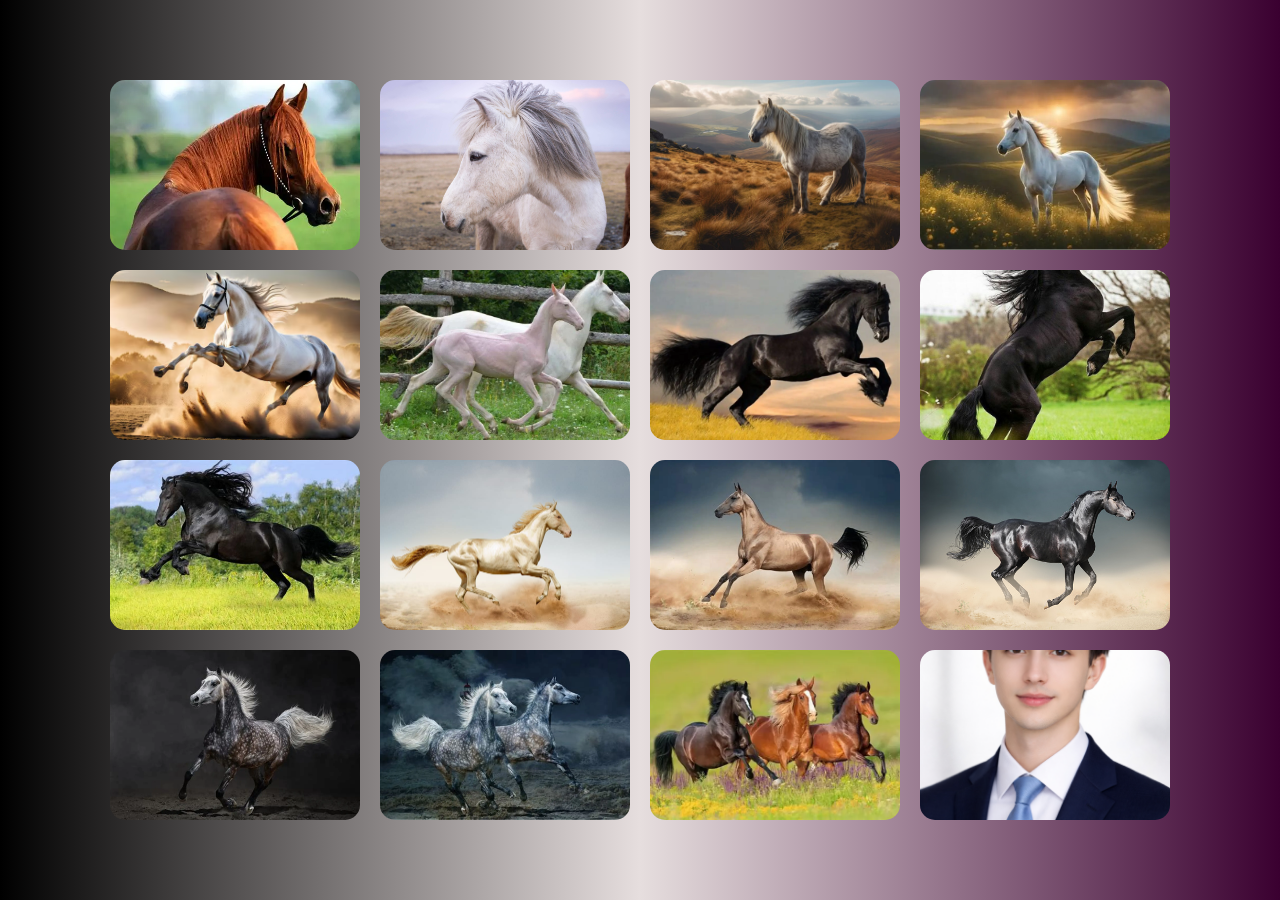
<file: task-1_ImageGallery/index.html>
<!DOCTYPE html>
<html lang="en">
    <head>
        <title>Image Gallery</title>
        <meta charset="UTF-8">
        <meta name="viewport" content="width=device-width, initial-scale=1.0">
        <link rel="stylesheet" href="style.css">
    </head>
    <body>
        <div class="gallery">

                <img src="horse-2.webp" alt="Image 2">
                <img src="horse-3.jpg" alt="Image 3">
                <img src="horse-4.jpg" alt="Image 4">
                <img src="horse-5.webp" alt="Image 5">
                <img src="horse-6.avif" alt="Image 6">
                <img src="horse-7.webp" alt="Image 7">
                <img src="horse-8.webp" alt="Image 8">
                <img src="horse-9.jpg" alt="Image 9">
                <img src="horse-10.webp" alt="Image 10">
                <img src="horse-11.jpg" alt="Image 11">
                <img src="horse-12.webp" alt="Image 12">
                <img src="horse-13.jpg" alt="Image 13">
                <img src="horse-14.webp" alt="Image 14">
                <img src="horse-15.webp" alt="Image 15">
                <img src="horse-16.webp" alt="Image 16">
                <img src="ChatGPT Image Apr 1, 2026, 01_21_26 AM.png" alt="Image 17">

        </div><!-- End of gallery -->

        <div id="lightbox">
        <span class="close" onclick="closeImage()">×</span>
        <img id="bigImage">

        <button class="prev" onclick="prevImage()">❮</button>
        <button class="next" onclick="nextImage()">❯</button>
        </div><!-- End of lightbox -->  

        <script src="script.js"></script>
    </body>
</html>
</file>
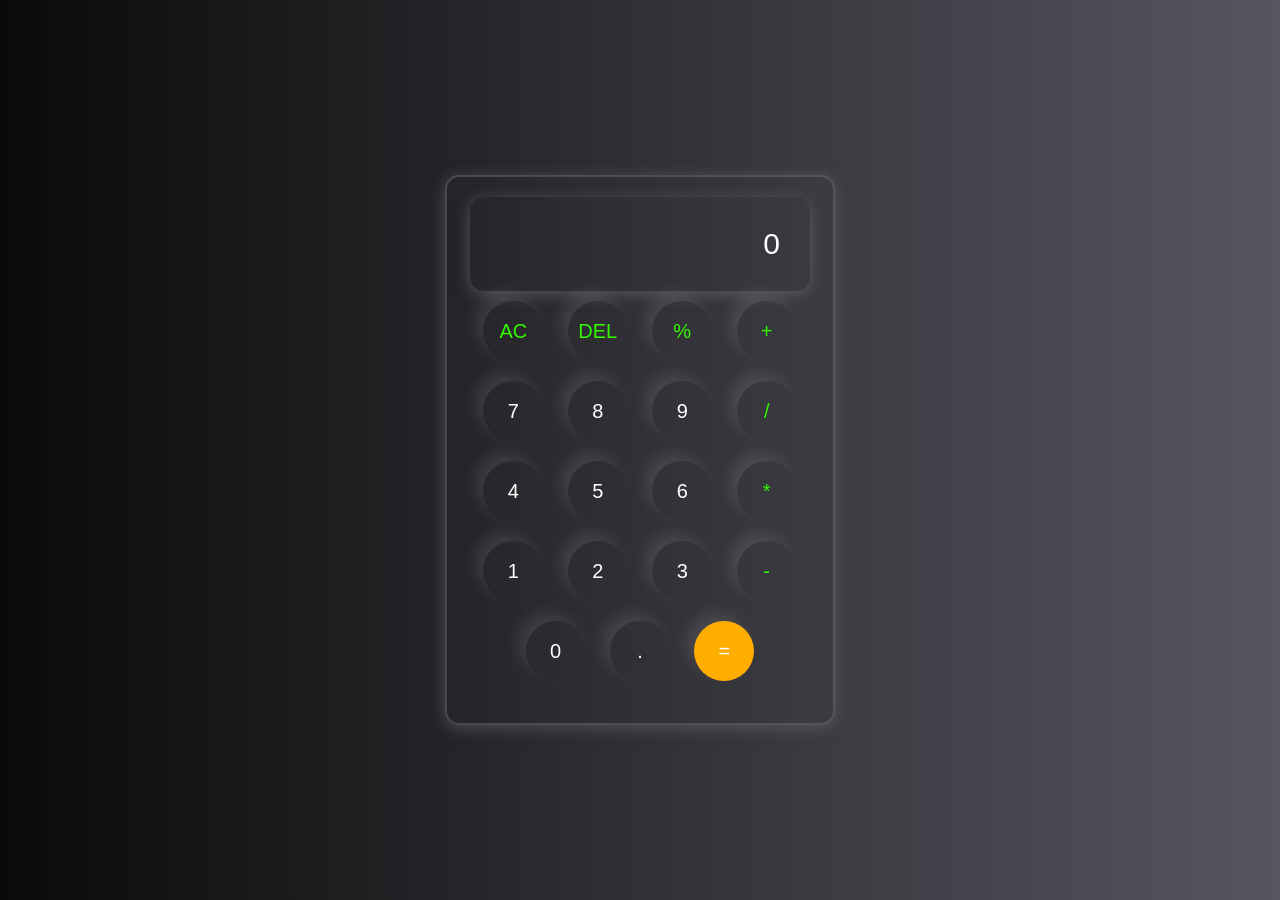
<file: task-2-calculator/index.html>
<!DOCTYPE html>
<html lang="en">
<head>
    <meta charset="UTF-8">
    <meta name="viewport" content="width=device-width, initial-scale=1.0">
    <title>Calculator</title>
    <link rel="stylesheet" href="style.css">
</head>
<body>
    
     <div class="calculator">
        <input type="text" placeholder="0" id="input">
        <div class="buttons">
            <button class="btn operators">AC</button>
            <button class="btn operators">DEL</button>
            <button class="btn operators">%</button>
            <button class="btn operators">+</button>
        </div>
        <div class="buttons">
            <button class="btn">7</button>
            <button class="btn">8</button>
            <button class="btn">9</button>
            <button class="btn operators">/</button>
        </div>
        <div class="buttons">
            <button class="btn">4</button>
            <button class="btn">5</button>
            <button class="btn">6</button>
            <button class="btn operators">*</button>
        </div>

        <div class="buttons">
            <button class="btn">1</button>
            <button class="btn">2</button>
            <button class="btn">3</button>
            <button class="btn operators">-</button>
        </div>
        <div class="buttons">
            <button class="btn">0</button>
            <button class="btn">.</button>
            
            <button id="equals" class="btn">=</button>
        </div>
          
    </div>
    <script src="script.js"></script>
</body>
</html>
</file>
<file: task-1_ImageGallery/style.css>
*{
    margin: 0;
    padding: 0;
    box-sizing: border-box;
    font-family: 'Poppins', sans-serif;
}
body{
    display: flex;
    justify-content: center;
    align-items: center;
    min-height: 100vh;
    background: linear-gradient(90deg , #000000 ,#e6dede ,#3a0030);
}
.gallery{
    display: grid;
    flex-wrap: wrap;
    gap: 20px;
    margin: 50px auto 50px auto;
    grid-template-columns: repeat(4 , 1fr);
}
.gallery img:hover{
    transform: scale(1.1);
    transition: 0.3s ease;

}
.gallery img{
    width : 250px;
    height: 170px;
    background-repeat: no-repeat;
    background-size: cover;
    object-fit: cover;
    border-radius: 15px;
    cursor: pointer;
}
#lightbox{
    position: fixed;
    top: 0;
    left: 0;
    width: 100%;
    height: 100%;
    background: rgba(0,0,0,0.8);
    display: none;
    justify-content: center;
    align-items: center;
    opacity: 0;
    transition: opacity 0.3s ease;
}
.close{
    position: absolute;
    top: 20px;
    right: 30px;
    font-size: 30px;
    color: #fff;
    cursor: pointer;
}
#bigImage{
    max-width: 80%;
    max-height: 80%;
    border-radius: 10px;
}
.prev, .next{
    position: absolute;
    top: 50%;
    font-size: 30px;
    color: #fff;
    background: rgba(0,0,0,0.5);
    border: none;
    padding: 10px;
    cursor: pointer;
    border-radius: 50%;
}
.prev {
    left: 20px;
}
.next {
    right: 20px;
}
.fullscreen {
    position: absolute;
    top: 20px;
    left: 30px;
    font-size: 30px;
    color: #fff;
    background: rgba(0,0,0,0.5);
    border: none;
    padding: 10px;
    cursor: pointer;
    border-radius: 5px;
}
</file>
<file: task-2-calculator/style.css>
*{
    margin: 0;
    padding: 0;
    box-sizing: border-box;
    font-family: 'Segoe UI', Tahoma, Geneva, Verdana, sans-serif;
}
body{
    display: flex;
    justify-content: center;
    align-items: center;
    text-align: center;
    width: 100%;
    min-height: 100vh;
    background: linear-gradient(90deg , #0a0a0a , #565661);
}
.calculator{
    width: 390px;
    height: 550px;
    border-radius: 14px;
    border: 2px solid #71737777;
    padding: 20px;
    background: transparent;
    box-shadow: 0px 3px 15px rgba(113, 115, 119, 0.5);
}
input{
    width:340px;
    border:  none;
    outline: none;
    border-radius: 14px;
    cursor: pointer;
    text-align: right;
    font-size: 30px;
    background: transparent;
    color: #ffffff;
    padding: 30px;
    box-shadow: 0px 3px 15px rgba(123, 129, 138, 0.5);
}
input::placeholder{
    color: #ffffff;
}
button{
    width: 60px;
    height: 60px;
    border-radius: 50%;
    margin: 10px;
    background: transparent;
    color: #ffffff;
    font-size: 20px;
    cursor: pointer;
    border: none;
    outline: none;
    box-shadow: -8px -8px 15px rgba(255, 255, 255, 0.1);
}
#equals {
    background: #ffae00;
}
.operators{
    color: rgb(50, 248, 0);
}
</file>
